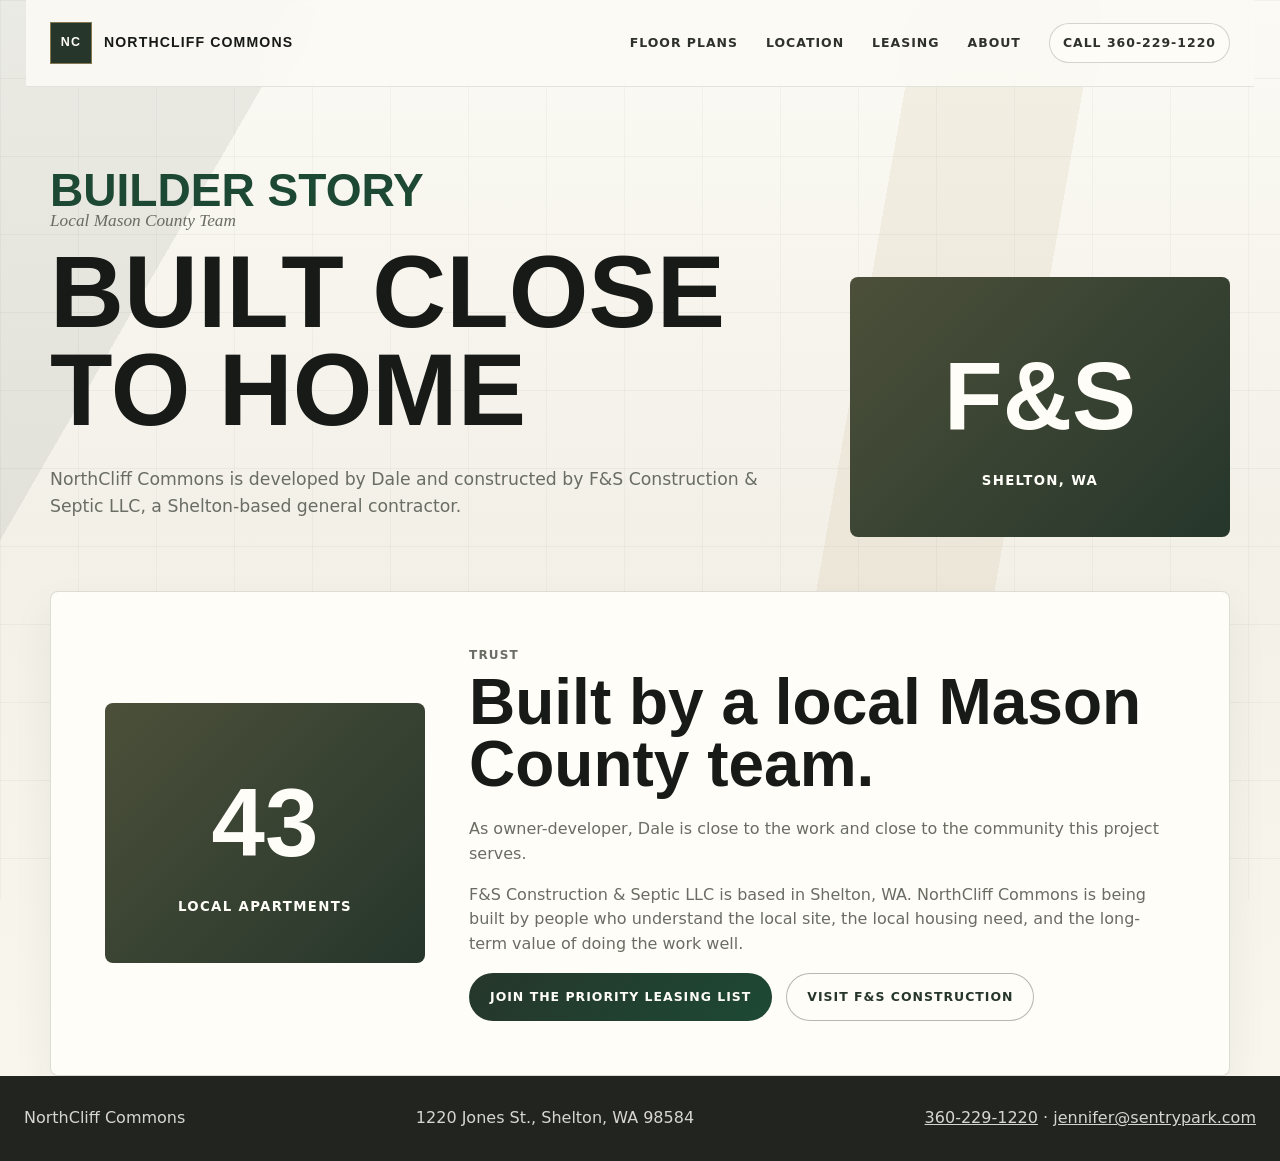
<file: about.html>
<!doctype html>
<html lang="en">
  <head>
    <meta charset="utf-8">
    <meta name="viewport" content="width=device-width, initial-scale=1">
    <title>About NorthCliff Commons | Built by F&S Construction Shelton WA</title>
    <meta name="description" content="NorthCliff Commons is developed and built by a local Mason County team with F&S Construction & Septic LLC in Shelton, WA.">
    <meta property="og:image" content="https://northcliff.vercel.app/assets/og/northcliff-og-image.jpg">
    <meta name="twitter:card" content="summary_large_image">
    <link rel="canonical" href="https://northcliff.vercel.app/about">
    <link rel="stylesheet" href="styles.css">
  </head>
  <body>
    <header class="site-header" data-header><a class="brand" href="/"><span class="brand-mark">NC</span><span>NorthCliff Commons</span></a><button class="nav-toggle" type="button" aria-label="Open navigation" aria-expanded="false" data-nav-toggle><span></span><span></span></button><nav class="nav-links" data-nav><a href="/floor-plans">Floor Plans</a><a href="/location">Location</a><a href="/leasing">Leasing</a><a href="/about" aria-current="page">About</a><a class="nav-call" href="tel:+13602291220">Call 360-229-1220</a></nav></header>
    <main>
      <section class="contact-hero section-wrap"><div><p class="opening"><span>Builder Story</span> Local Mason County Team</p><h1>Built Close to Home</h1><p>NorthCliff Commons is developed by Dale and constructed by F&amp;S Construction &amp; Septic LLC, a Shelton-based general contractor.</p></div><div class="builder-visual" aria-hidden="true"><span>F&amp;S</span><small>Shelton, WA</small></div></section>
      <section class="section-wrap builder-section"><div class="builder-visual" aria-hidden="true"><span>43</span><small>local apartments</small></div><div><p class="section-label">Trust</p><h2>Built by a local Mason County team.</h2><p>As owner-developer, Dale is close to the work and close to the community this project serves.</p><p>F&amp;S Construction &amp; Septic LLC is based in Shelton, WA. NorthCliff Commons is being built by people who understand the local site, the local housing need, and the long-term value of doing the work well.</p><div class="hero-actions"><a class="button primary" href="/leasing">Join the Priority Leasing List</a><a class="button secondary" href="https://www.fsconstructionseptic.com/">Visit F&amp;S Construction</a></div></div></section>
    </main>
    <footer class="site-footer"><p>NorthCliff Commons</p><p>1220 Jones St., Shelton, WA 98584</p><p><a href="tel:+13602291220">360-229-1220</a> · <a href="mailto:jennifer@sentrypark.com">jennifer@sentrypark.com</a></p></footer>
    <div data-analytics-config data-ga-id="" data-meta-pixel-id="" hidden></div>
    <script src="script.js"></script>
  </body>
</html>
</file>
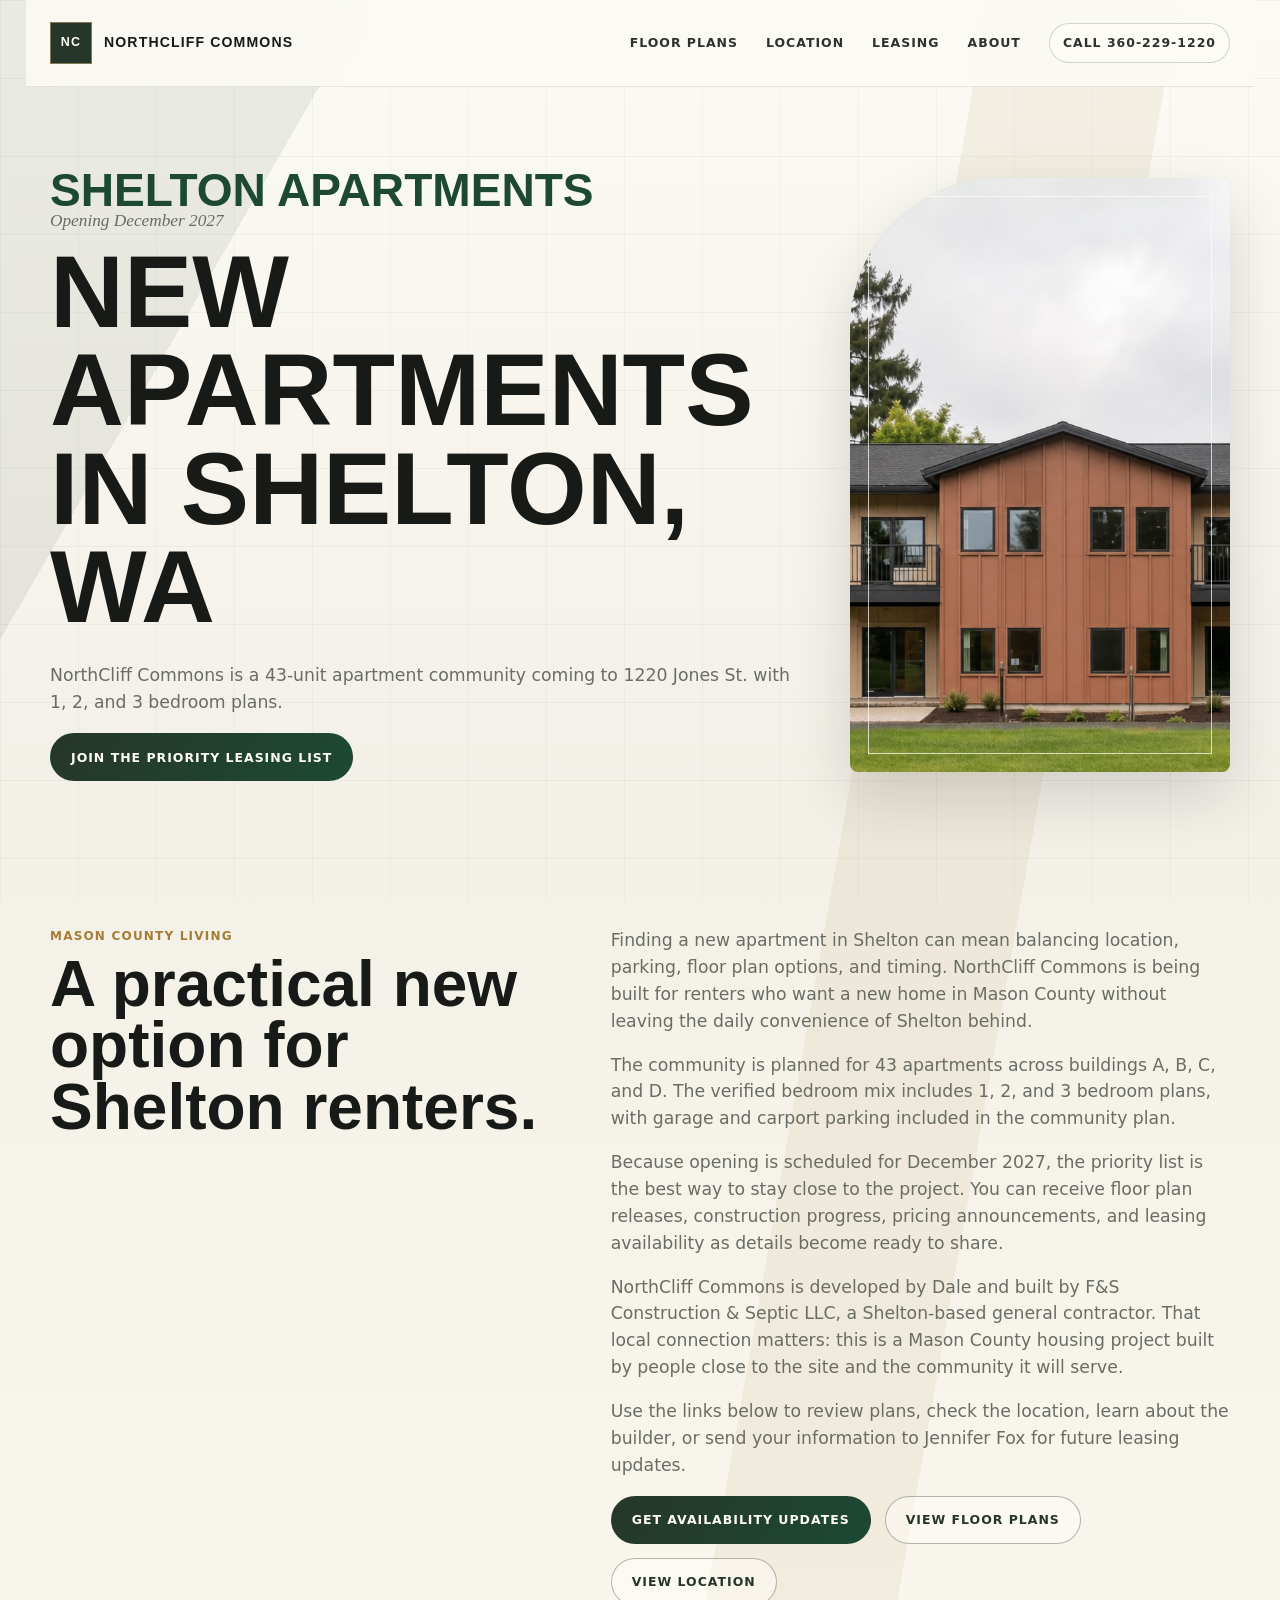
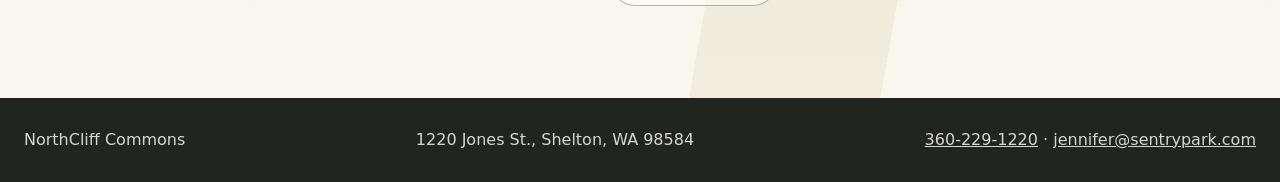
<file: apartments-shelton-wa.html>
<!doctype html>
<html lang="en">
  <head>
    <meta charset="utf-8">
    <meta name="viewport" content="width=device-width, initial-scale=1">
    <title>Apartments for Rent in Shelton, WA | NorthCliff Commons</title>
    <meta name="description" content="Looking for new apartments in Shelton, WA? NorthCliff Commons offers 43 modern 1, 2, and 3 bedroom apartments with garage parking. Opening Dec 2027.">
    <meta property="og:image" content="https://northcliff.vercel.app/assets/og/northcliff-og-image.jpg">
    <meta name="twitter:card" content="summary_large_image">
    <link rel="canonical" href="https://northcliff.vercel.app/apartments-shelton-wa">
    <link rel="stylesheet" href="styles.css">
  </head>
  <body>
    <header class="site-header" data-header><a class="brand" href="/"><span class="brand-mark">NC</span><span>NorthCliff Commons</span></a><button class="nav-toggle" type="button" aria-label="Open navigation" aria-expanded="false" data-nav-toggle><span></span><span></span></button><nav class="nav-links" data-nav><a href="/floor-plans">Floor Plans</a><a href="/location">Location</a><a href="/leasing">Leasing</a><a href="/about">About</a><a class="nav-call" href="tel:+13602291220">Call 360-229-1220</a></nav></header>
    <main>
      <section class="contact-hero section-wrap"><div><p class="opening"><span>Shelton Apartments</span> Opening December 2027</p><h1>New Apartments in Shelton, WA</h1><p>NorthCliff Commons is a 43-unit apartment community coming to 1220 Jones St. with 1, 2, and 3 bedroom plans.</p><a class="button primary" href="/leasing">Join the Priority Leasing List</a></div><figure class="hero-media"><img src="assets/northcliff-rendering-rust-beige.jpg" alt="NorthCliff Commons apartment building in Shelton WA" width="1874" height="839"></figure></section>
      <section class="section-wrap split-section"><div><p class="section-label">Mason County Living</p><h2>A practical new option for Shelton renters.</h2></div><div class="section-copy"><p>Finding a new apartment in Shelton can mean balancing location, parking, floor plan options, and timing. NorthCliff Commons is being built for renters who want a new home in Mason County without leaving the daily convenience of Shelton behind.</p><p>The community is planned for 43 apartments across buildings A, B, C, and D. The verified bedroom mix includes 1, 2, and 3 bedroom plans, with garage and carport parking included in the community plan.</p><p>Because opening is scheduled for December 2027, the priority list is the best way to stay close to the project. You can receive floor plan releases, construction progress, pricing announcements, and leasing availability as details become ready to share.</p><p>NorthCliff Commons is developed by Dale and built by F&amp;S Construction &amp; Septic LLC, a Shelton-based general contractor. That local connection matters: this is a Mason County housing project built by people close to the site and the community it will serve.</p><p>Use the links below to review plans, check the location, learn about the builder, or send your information to Jennifer Fox for future leasing updates.</p><div class="hero-actions"><a class="button primary" href="/leasing">Get Availability Updates</a><a class="button secondary" href="/floor-plans">View Floor Plans</a><a class="button secondary" href="/location">View Location</a></div></div></section>
    </main>
    <footer class="site-footer"><p>NorthCliff Commons</p><p>1220 Jones St., Shelton, WA 98584</p><p><a href="tel:+13602291220">360-229-1220</a> · <a href="mailto:jennifer@sentrypark.com">jennifer@sentrypark.com</a></p></footer>
    <div data-analytics-config data-ga-id="" data-meta-pixel-id="" hidden></div>
    <script src="script.js"></script>
  </body>
</html>
</file>
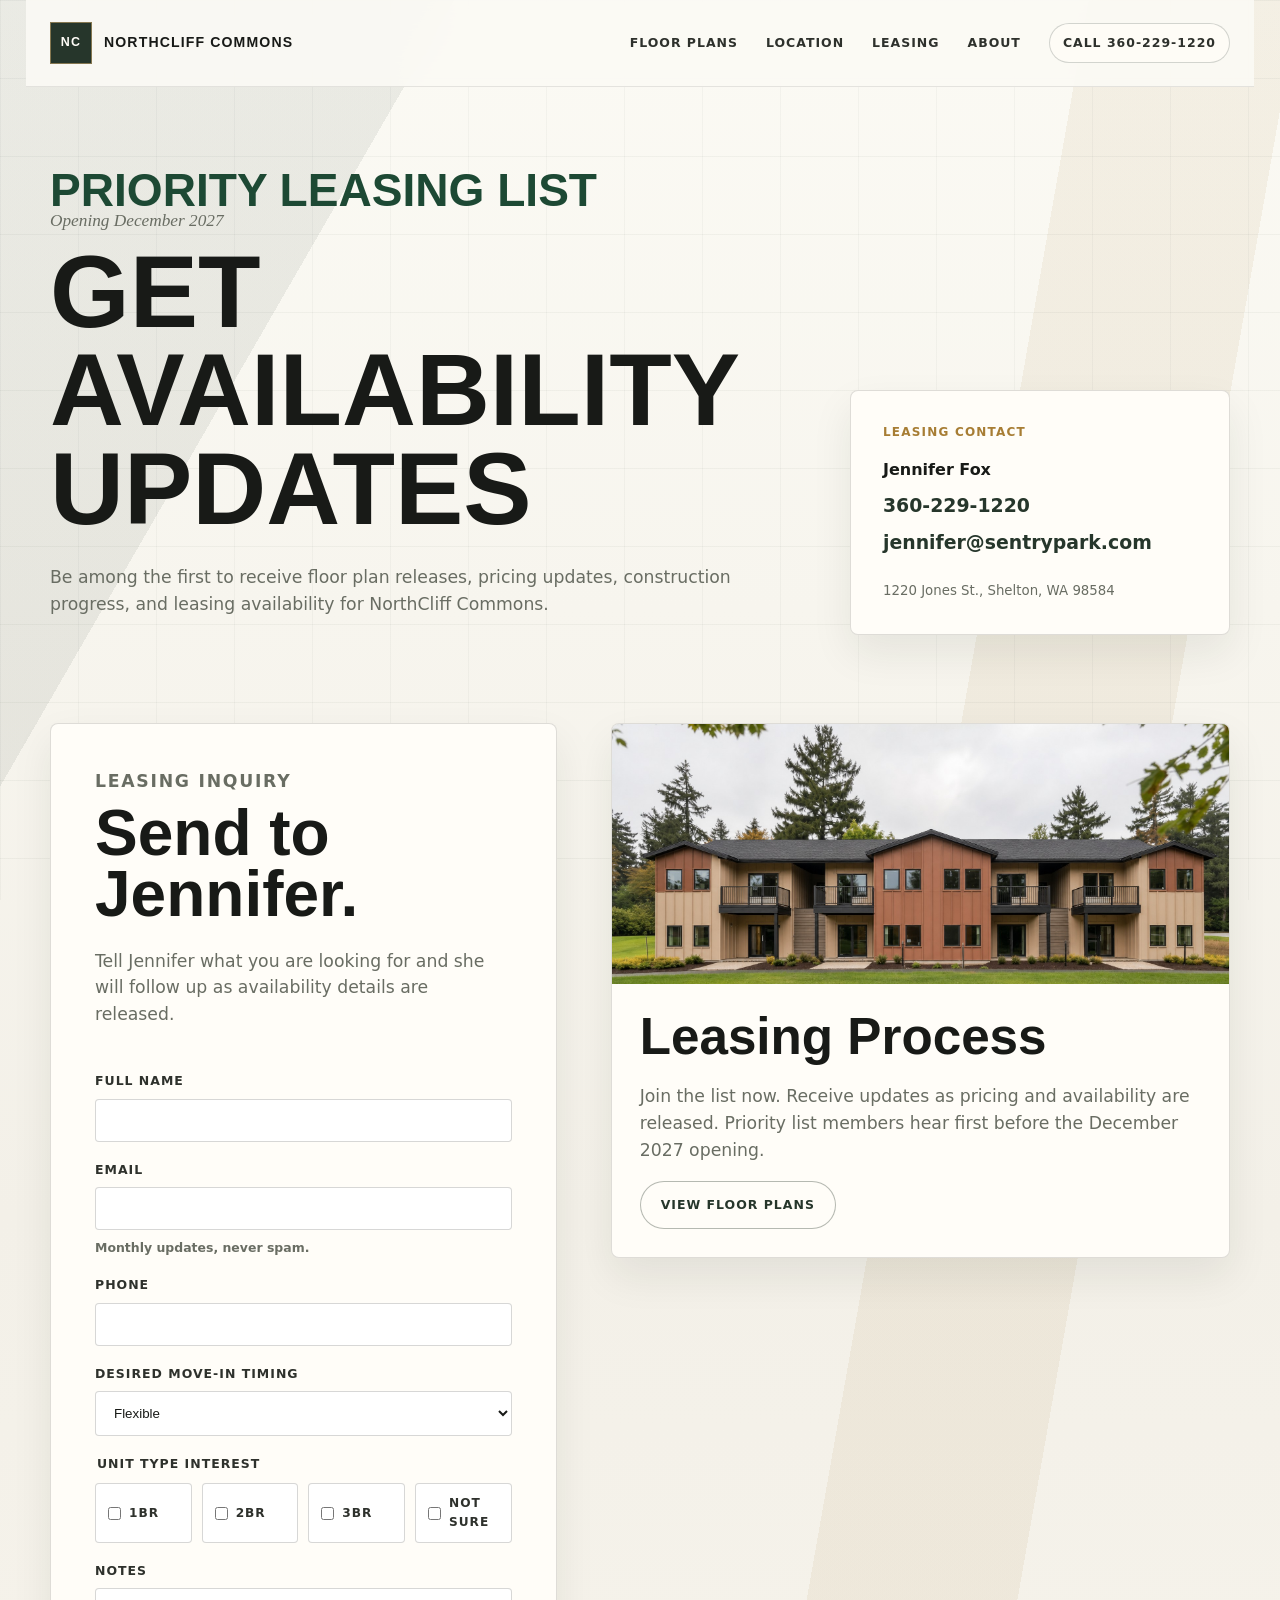
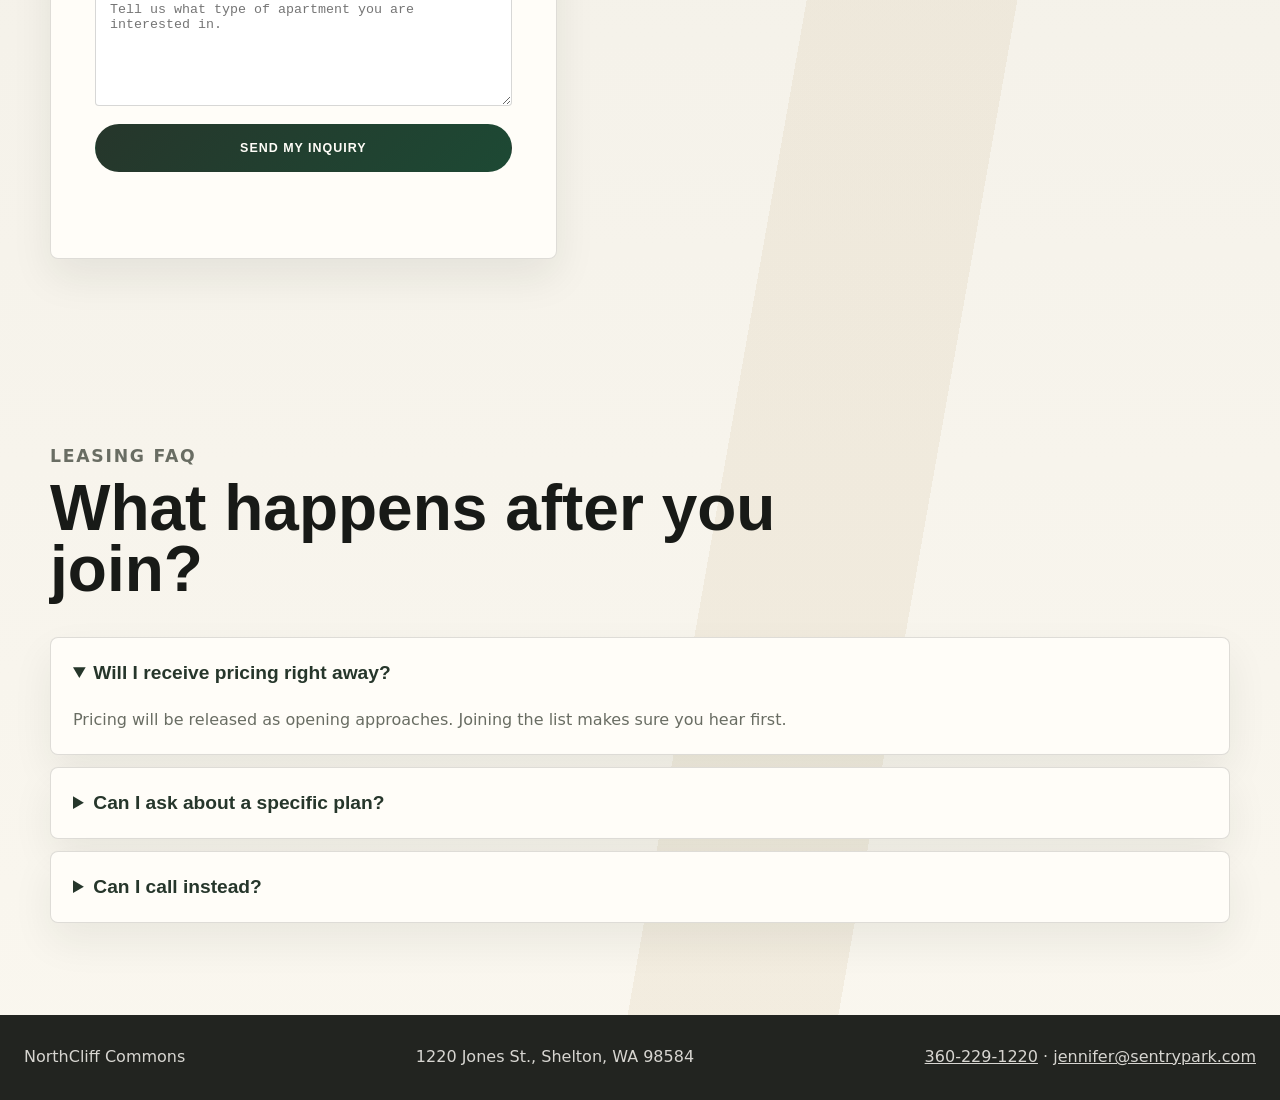
<file: leasing.html>
<!doctype html>
<html lang="en">
  <head>
    <meta charset="utf-8">
    <meta name="viewport" content="width=device-width, initial-scale=1">
    <title>Contact Leasing | NorthCliff Commons Shelton WA</title>
    <meta name="description" content="Contact Jennifer Fox for leasing at NorthCliff Commons in Shelton, WA. Call 360-229-1220 or join the priority list for availability updates.">
    <meta property="og:image" content="https://northcliff.vercel.app/assets/og/northcliff-og-image.jpg">
    <meta name="twitter:card" content="summary_large_image">
    <link rel="canonical" href="https://northcliff.vercel.app/leasing">
    <link rel="stylesheet" href="styles.css">
  </head>
  <body>
    <header class="site-header" data-header><a class="brand" href="/"><span class="brand-mark">NC</span><span>NorthCliff Commons</span></a><button class="nav-toggle" type="button" aria-label="Open navigation" aria-expanded="false" data-nav-toggle><span></span><span></span></button><nav class="nav-links" data-nav><a href="/floor-plans">Floor Plans</a><a href="/location">Location</a><a href="/leasing" aria-current="page">Leasing</a><a href="/about">About</a><a class="nav-call" href="tel:+13602291220">Call 360-229-1220</a></nav></header>
    <main>
      <section class="contact-hero section-wrap"><div><p class="opening"><span>Priority Leasing List</span> Opening December 2027</p><h1>Get Availability Updates</h1><p>Be among the first to receive floor plan releases, pricing updates, construction progress, and leasing availability for NorthCliff Commons.</p></div><address class="leasing-details"><span>Leasing Contact</span><strong>Jennifer Fox</strong><a href="tel:+13602291220">360-229-1220</a><a href="mailto:jennifer@sentrypark.com">jennifer@sentrypark.com</a><small>1220 Jones St., Shelton, WA 98584</small></address></section>
      <section class="section-wrap form-section" id="leasing-form">
        <form class="inquiry-form" action="/api/contact" method="post" data-inquiry-form>
          <div class="form-heading"><p class="section-label">Leasing Inquiry</p><h2>Send to Jennifer.</h2><p>Tell Jennifer what you are looking for and she will follow up as availability details are released.</p></div>
          <label class="honeypot-field" aria-hidden="true">Website <input name="website" type="text" tabindex="-1" autocomplete="off"></label>
          <input name="formType" type="hidden" value="inquiry">
          <label>Full name <input name="name" type="text" autocomplete="name" required></label>
          <label>Email <input name="email" type="email" autocomplete="email" required><small>Monthly updates, never spam.</small></label>
          <label>Phone <input name="phone" type="tel" inputmode="tel" autocomplete="tel" required></label>
          <label>Desired move-in timing <select name="moveInTiming"><option value="0-6 months">0-6 months</option><option value="6-12 months">6-12 months</option><option value="12+ months">12+ months</option><option value="Flexible" selected>Flexible</option></select></label>
          <fieldset class="unit-options"><legend>Unit type interest</legend><label><input name="unitType" type="checkbox" value="1BR"> 1BR</label><label><input name="unitType" type="checkbox" value="2BR"> 2BR</label><label><input name="unitType" type="checkbox" value="3BR"> 3BR</label><label><input name="unitType" type="checkbox" value="Not sure"> Not sure</label></fieldset>
          <label>Notes <textarea name="message" rows="6" placeholder="Tell us what type of apartment you are interested in."></textarea></label>
          <button class="button primary" type="submit" data-submit-button>Send My Inquiry</button>
          <p class="form-note" data-form-note aria-live="polite"></p>
        </form>
        <aside class="contact-aside"><img src="assets/northcliff-rendering-rust-beige.jpg" alt="NorthCliff Commons Shelton WA apartment exterior rendering" width="1874" height="839" loading="lazy"><h2>Leasing Process</h2><p>Join the list now. Receive updates as pricing and availability are released. Priority list members hear first before the December 2027 opening.</p><a class="button secondary" href="/floor-plans">View Floor Plans</a></aside>
      </section>
      <section class="section-wrap faq-section"><div class="section-heading"><p class="section-label">Leasing FAQ</p><h2>What happens after you join?</h2></div><div class="faq-list"><details open><summary>Will I receive pricing right away?</summary><p>Pricing will be released as opening approaches. Joining the list makes sure you hear first.</p></details><details><summary>Can I ask about a specific plan?</summary><p>Yes. Include your preferred bedroom count or plan in the notes field.</p></details><details><summary>Can I call instead?</summary><p>Yes. Call Jennifer Fox at <a href="tel:+13602291220">360-229-1220</a>.</p></details></div></section>
    </main>
    <footer class="site-footer"><p>NorthCliff Commons</p><p>1220 Jones St., Shelton, WA 98584</p><p><a href="tel:+13602291220">360-229-1220</a> · <a href="mailto:jennifer@sentrypark.com">jennifer@sentrypark.com</a></p></footer>
    <div data-analytics-config data-ga-id="" data-meta-pixel-id="" hidden></div>
    <script src="script.js"></script>
  </body>
</html>
</file>
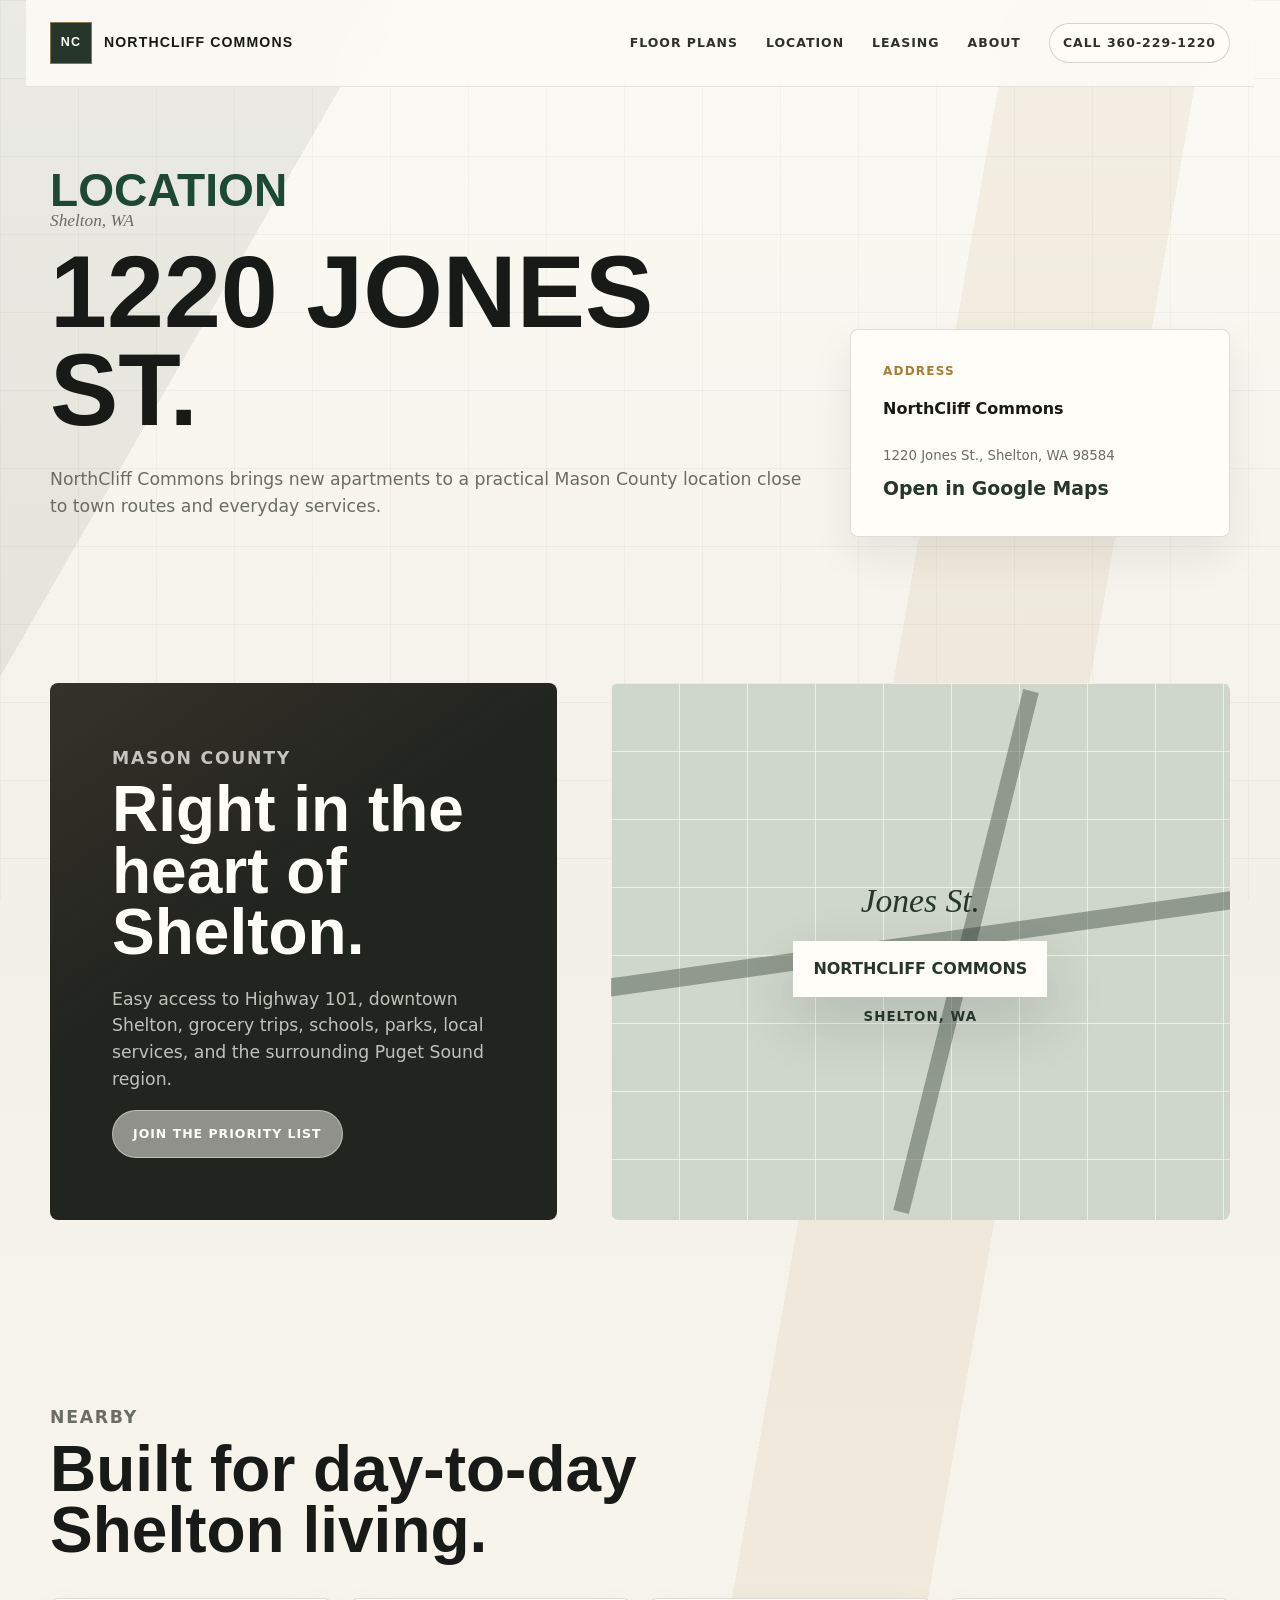
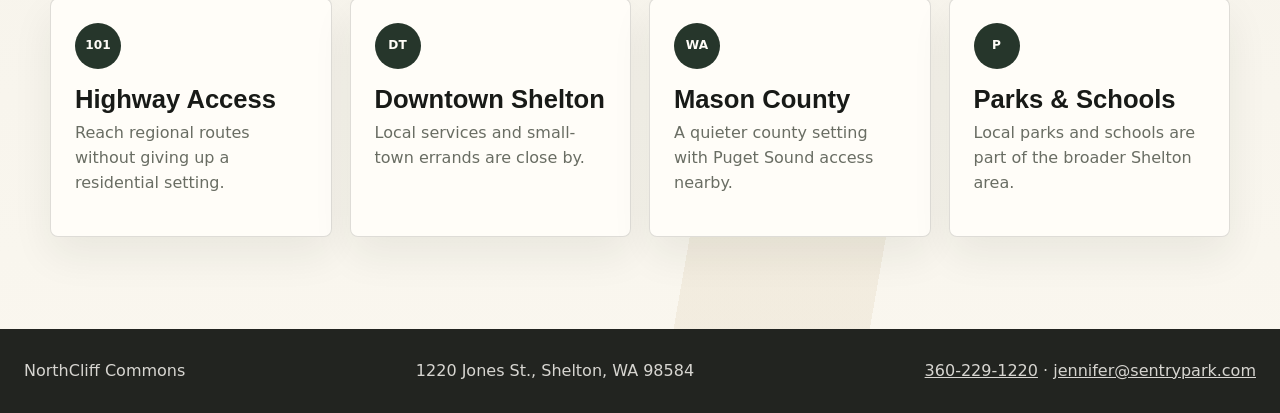
<file: location.html>
<!doctype html>
<html lang="en">
  <head>
    <meta charset="utf-8">
    <meta name="viewport" content="width=device-width, initial-scale=1">
    <title>Location | NorthCliff Commons · 1220 Jones St., Shelton WA</title>
    <meta name="description" content="NorthCliff Commons is located at 1220 Jones St. in Shelton, WA, a Mason County setting with access to local services and Highway 101.">
    <meta property="og:image" content="https://northcliff.vercel.app/assets/og/northcliff-og-image.jpg">
    <meta name="twitter:card" content="summary_large_image">
    <link rel="canonical" href="https://northcliff.vercel.app/location">
    <link rel="stylesheet" href="styles.css">
  </head>
  <body>
    <header class="site-header" data-header><a class="brand" href="/"><span class="brand-mark">NC</span><span>NorthCliff Commons</span></a><button class="nav-toggle" type="button" aria-label="Open navigation" aria-expanded="false" data-nav-toggle><span></span><span></span></button><nav class="nav-links" data-nav><a href="/floor-plans">Floor Plans</a><a href="/location" aria-current="page">Location</a><a href="/leasing">Leasing</a><a href="/about">About</a><a class="nav-call" href="tel:+13602291220">Call 360-229-1220</a></nav></header>
    <main>
      <section class="contact-hero section-wrap"><div><p class="opening"><span>Location</span> Shelton, WA</p><h1>1220 Jones St.</h1><p>NorthCliff Commons brings new apartments to a practical Mason County location close to town routes and everyday services.</p></div><address class="leasing-details"><span>Address</span><strong>NorthCliff Commons</strong><small>1220 Jones St., Shelton, WA 98584</small><a href="https://www.google.com/maps/search/?api=1&query=1220%20Jones%20St%2C%20Shelton%2C%20WA%2098584">Open in Google Maps</a></address></section>
      <section class="section-wrap location-section"><div class="location-panel"><p class="section-label">Mason County</p><h2>Right in the heart of Shelton.</h2><p>Easy access to Highway 101, downtown Shelton, grocery trips, schools, parks, local services, and the surrounding Puget Sound region.</p><a class="button secondary light" href="/leasing">Join the Priority List</a></div><div class="map-panel"><span>Jones St.</span><strong>NorthCliff Commons</strong><small>Shelton, WA</small></div></section>
      <section class="section-wrap amenities-section"><div class="section-heading"><p class="section-label">Nearby</p><h2>Built for day-to-day Shelton living.</h2></div><div class="amenity-grid"><article><span>101</span><h3>Highway Access</h3><p>Reach regional routes without giving up a residential setting.</p></article><article><span>DT</span><h3>Downtown Shelton</h3><p>Local services and small-town errands are close by.</p></article><article><span>WA</span><h3>Mason County</h3><p>A quieter county setting with Puget Sound access nearby.</p></article><article><span>P</span><h3>Parks &amp; Schools</h3><p>Local parks and schools are part of the broader Shelton area.</p></article></div></section>
    </main>
    <footer class="site-footer"><p>NorthCliff Commons</p><p>1220 Jones St., Shelton, WA 98584</p><p><a href="tel:+13602291220">360-229-1220</a> · <a href="mailto:jennifer@sentrypark.com">jennifer@sentrypark.com</a></p></footer>
    <div data-analytics-config data-ga-id="" data-meta-pixel-id="" hidden></div>
    <script src="script.js"></script>
  </body>
</html>
</file>
<file: styles.css>
:root {
  --ink: #181a17;
  --charcoal: #222420;
  --charcoal-soft: #2e312c;
  --paper: #f7f6f1;
  --white: #fffdf8;
  --stone: #d8d4c9;
  --muted: #696d63;
  --green: #4f6756;
  --green-dark: #26362b;
  --green-rich: #1d4934;
  --gold: #b99a64;
  --gold-deep: #a77d34;
  --line: rgba(34, 36, 32, 0.15);
  --shadow: 0 24px 60px rgba(31, 36, 28, 0.16);
  --radius: 8px;
  --max: 1180px;
}

* {
  box-sizing: border-box;
}

html {
  scroll-behavior: smooth;
}

body {
  margin: 0;
  background:
    linear-gradient(120deg, rgba(38, 54, 43, 0.08) 0 16%, transparent 16% 100%),
    linear-gradient(100deg, transparent 0 62%, rgba(185, 154, 100, 0.11) 62% 74%, transparent 74% 100%),
    linear-gradient(180deg, #fbfaf4 0%, #f3f0e8 45%, #faf7ef 100%);
  color: var(--ink);
  font-family: Inter, ui-sans-serif, system-ui, -apple-system, BlinkMacSystemFont, "Segoe UI", sans-serif;
  line-height: 1.55;
}

body::before {
  position: fixed;
  inset: 0;
  z-index: -1;
  background-image:
    linear-gradient(rgba(38, 54, 43, 0.045) 1px, transparent 1px),
    linear-gradient(90deg, rgba(38, 54, 43, 0.035) 1px, transparent 1px);
  background-size: 78px 78px;
  content: "";
  pointer-events: none;
}

body.intro-active {
  overflow: hidden;
}

.launch-intro {
  position: fixed;
  inset: 0;
  z-index: 100;
  display: grid;
  place-items: center;
  overflow: hidden;
  background: var(--launch-bg, linear-gradient(145deg, #ffe0a8 0%, #ffb15f 42%, #c85d3c 100%));
  color: #231d18;
  transition: opacity 480ms ease, transform 480ms ease;
}

.launch-intro::before {
  position: absolute;
  inset: 0;
  background-image:
    linear-gradient(rgba(48, 32, 20, 0.08) 1px, transparent 1px),
    linear-gradient(90deg, rgba(48, 32, 20, 0.07) 1px, transparent 1px);
  background-size: 76px 76px;
  content: "";
  animation: launchGridDrift 11s linear infinite;
}

.launch-intro.is-exiting {
  opacity: 0;
  transform: scale(1.015);
  pointer-events: none;
}

.launch-stage {
  position: relative;
  z-index: 1;
  width: min(1240px, calc(100% - 48px));
  min-height: min(760px, calc(100vh - 52px));
  border: 2px solid rgba(125, 46, 30, 0.45);
  background:
    linear-gradient(90deg, rgba(255, 245, 217, 0.5), rgba(255, 245, 217, 0.12)),
    rgba(255, 213, 145, 0.26);
  box-shadow: 0 32px 90px rgba(82, 38, 20, 0.28);
}

.launch-stage::before,
.launch-stage::after {
  position: absolute;
  z-index: 0;
  content: "";
  pointer-events: none;
}

.launch-stage::before {
  top: 10%;
  right: 15%;
  width: 190px;
  height: 190px;
  border: 38px solid rgba(219, 91, 58, 0.46);
  border-right-color: rgba(255, 245, 217, 0.52);
  border-radius: 50%;
  animation: launchSpin 10s linear infinite;
}

.launch-stage::after {
  left: 4%;
  right: 4%;
  bottom: 10%;
  height: 18px;
  background: repeating-linear-gradient(90deg, rgba(35, 29, 24, 0.64) 0 38px, transparent 38px 58px);
  transform: rotate(-3deg);
  opacity: 0.16;
}

.launch-track,
.launch-slide {
  min-height: inherit;
}

.launch-slide {
  --slide-ink: #7d2e1e;
  --slide-title: #fff8df;
  --slide-copy: #302014;
  --slide-panel: rgba(255, 213, 145, 0.26);
  --slide-border: rgba(125, 46, 30, 0.45);
  --slide-shadow: rgba(82, 38, 20, 0.28);
  --slide-ghost: rgba(125, 46, 30, 0.14);
  --slide-photo-border: rgba(255, 248, 223, 0.72);
  --slide-button-bg: #fff8df;
  --slide-button-text: #7d2e1e;
  position: absolute;
  inset: 0;
  display: grid;
  grid-template-columns: minmax(0, 0.9fr) minmax(420px, 1.1fr);
  align-items: center;
  gap: clamp(28px, 5vw, 72px);
  padding: clamp(34px, 5vw, 70px);
  opacity: 0;
  transform: translateX(72px) scale(0.985);
  pointer-events: none;
  transition: opacity 520ms ease, transform 520ms ease;
}

.launch-slide::before {
  position: absolute;
  left: clamp(28px, 4vw, 58px);
  bottom: clamp(20px, 4vw, 48px);
  z-index: 0;
  color: var(--slide-ghost);
  content: "COMING SOON";
  font-family: "Bricolage Grotesque", Inter, sans-serif;
  font-size: clamp(5.4rem, 14vw, 13rem);
  font-weight: 800;
  letter-spacing: -0.02em;
  line-height: 0.78;
  max-width: 780px;
  text-transform: uppercase;
}

.launch-slide.is-active {
  opacity: 1;
  transform: translateX(0);
  pointer-events: auto;
}

.launch-stage:has(.launch-theme-sunset.is-active) {
  --slide-ink: #7d2e1e;
  --slide-title: #fff8df;
  --slide-copy: #302014;
  --slide-shadow: rgba(82, 38, 20, 0.28);
  --slide-ghost: rgba(125, 46, 30, 0.14);
  --slide-photo-border: rgba(255, 248, 223, 0.72);
}

.launch-intro[data-theme="launch-theme-sunset"] {
  --launch-bg: linear-gradient(145deg, #ffe0a8 0%, #ffb15f 42%, #c85d3c 100%);
}

.launch-stage:has(.launch-theme-forest.is-active) {
  --slide-ink: #1f3d2b;
  --slide-title: #f6f1df;
  --slide-copy: #132018;
  --slide-shadow: rgba(19, 32, 24, 0.3);
  --slide-ghost: rgba(31, 61, 43, 0.15);
  --slide-photo-border: rgba(246, 241, 223, 0.74);
  --slide-button-bg: #f6f1df;
  --slide-button-text: #1f3d2b;
}

.launch-intro[data-theme="launch-theme-forest"] {
  --launch-bg: linear-gradient(145deg, #d9e3d5 0%, #78916d 46%, #253b2c 100%);
}

.launch-stage:has(.launch-theme-harbor.is-active) {
  --slide-ink: #244f5b;
  --slide-title: #f5fbf8;
  --slide-copy: #163038;
  --slide-shadow: rgba(22, 48, 56, 0.28);
  --slide-ghost: rgba(36, 79, 91, 0.16);
  --slide-photo-border: rgba(245, 251, 248, 0.78);
  --slide-button-bg: #f5fbf8;
  --slide-button-text: #244f5b;
}

.launch-intro[data-theme="launch-theme-harbor"] {
  --launch-bg: linear-gradient(145deg, #d7edf0 0%, #6da1a8 48%, #233f49 100%);
}

.launch-stage:has(.launch-theme-gold.is-active) {
  --slide-ink: #6f4d20;
  --slide-title: #fff9e8;
  --slide-copy: #2d2315;
  --slide-shadow: rgba(45, 35, 21, 0.26);
  --slide-ghost: rgba(111, 77, 32, 0.16);
  --slide-photo-border: rgba(255, 249, 232, 0.78);
  --slide-button-bg: #fff9e8;
  --slide-button-text: #6f4d20;
}

.launch-intro[data-theme="launch-theme-gold"] {
  --launch-bg: linear-gradient(145deg, #f8e7b9 0%, #cda35b 47%, #77521f 100%);
}

.launch-number {
  position: absolute;
  top: clamp(24px, 4vw, 44px);
  left: clamp(24px, 4vw, 44px);
  color: color-mix(in srgb, var(--slide-ink) 52%, transparent);
  font-family: "Bricolage Grotesque", Inter, sans-serif;
  font-size: clamp(4.2rem, 10vw, 9.2rem);
  font-weight: 800;
  line-height: 0.8;
  text-shadow: 8px 8px 0 rgba(255, 245, 217, 0.26);
}

.launch-copy {
  position: relative;
  z-index: 1;
  padding-top: 104px;
}

.launch-copy p {
  margin-bottom: 10px;
  color: var(--slide-ink);
  font-family: "Bricolage Grotesque", Inter, sans-serif;
  font-size: clamp(1.1rem, 2vw, 1.7rem);
  font-weight: 800;
  letter-spacing: 0.08em;
  text-transform: uppercase;
}

.launch-copy h2 {
  max-width: 620px;
  margin-bottom: 22px;
  color: var(--slide-title);
  font-size: clamp(4rem, 8vw, 8.5rem);
  line-height: 0.82;
  text-shadow:
    7px 7px 0 color-mix(in srgb, var(--slide-ink) 58%, transparent),
    0 22px 45px color-mix(in srgb, var(--slide-ink) 24%, transparent);
}

.launch-copy span {
  display: block;
  max-width: 520px;
  color: var(--slide-copy);
  font-size: clamp(1.05rem, 1.45vw, 1.32rem);
  font-weight: 750;
}

.launch-slide figure {
  position: relative;
  overflow: hidden;
  margin: 0;
  border: 12px solid var(--slide-photo-border);
  border-radius: 160px 8px 8px 8px;
  background: rgba(255, 248, 223, 0.52);
  box-shadow: 20px 26px 0 color-mix(in srgb, var(--slide-ink) 32%, transparent), 0 34px 82px var(--slide-shadow);
}

.launch-slide figure::after {
  position: absolute;
  inset: 18px;
  border: 1px solid rgba(125, 46, 30, 0.25);
  content: "";
}

.launch-slide figure img {
  width: 100%;
  height: min(56vh, 510px);
  object-fit: cover;
}

.launch-slide:nth-child(3) figure {
  border-radius: 8px;
  background: #fff8df;
}

.launch-slide:nth-child(3) figure img {
  object-fit: contain;
  padding: 18px;
  background: #fff8df;
}

.launch-map-card {
  display: grid;
  min-height: min(52vh, 500px);
  place-content: center;
  background:
    linear-gradient(90deg, rgba(125,46,30,0.16) 1px, transparent 1px) 0 0 / 70px 70px,
    linear-gradient(rgba(125,46,30,0.16) 1px, transparent 1px) 0 0 / 70px 70px,
    color-mix(in srgb, var(--slide-title) 78%, white);
  text-align: center;
}

.launch-map-card::before,
.launch-map-card::after {
  position: absolute;
  background: rgba(125, 46, 30, 0.24);
  content: "";
}

.launch-map-card::before {
  top: 46%;
  left: -12%;
  width: 124%;
  height: 22px;
  transform: rotate(-8deg);
}

.launch-map-card::after {
  top: -10%;
  left: 57%;
  width: 18px;
  height: 120%;
  transform: rotate(14deg);
}

.launch-map-card strong,
.launch-map-card small {
  position: relative;
  z-index: 1;
}

.launch-map-card strong {
  color: var(--slide-ink);
  font-family: "Playfair Display", Georgia, serif;
  font-size: clamp(2.4rem, 5vw, 4.4rem);
  font-style: italic;
}

.launch-map-card small {
  justify-self: center;
  margin-top: 18px;
  padding: 16px 22px;
  background: var(--slide-ink);
  color: var(--slide-title);
  font-weight: 900;
  letter-spacing: 0.08em;
  text-transform: uppercase;
}

.launch-contact-card {
  display: grid;
  gap: 12px;
  align-self: center;
  max-width: 480px;
  border: 2px solid color-mix(in srgb, var(--slide-ink) 38%, transparent);
  border-radius: var(--radius);
  padding: clamp(28px, 4vw, 52px);
  background: var(--slide-title);
  box-shadow: 20px 22px 0 color-mix(in srgb, var(--slide-ink) 28%, transparent), 0 34px 82px var(--slide-shadow);
}

.launch-contact-card span {
  color: var(--slide-ink);
  font-size: 0.8rem;
  font-weight: 900;
  letter-spacing: 0.1em;
  text-transform: uppercase;
}

.launch-contact-card strong {
  font-family: "Bricolage Grotesque", Inter, sans-serif;
  font-size: clamp(2.2rem, 4vw, 4.4rem);
  line-height: 0.95;
  color: var(--slide-ink);
}

.launch-contact-card a {
  color: var(--slide-copy);
  font-size: clamp(1.1rem, 2vw, 1.5rem);
  font-weight: 800;
  text-decoration: none;
}

.launch-controls,
.launch-footer {
  position: absolute;
  z-index: 2;
  display: flex;
  align-items: center;
}

.launch-controls {
  right: clamp(26px, 4vw, 54px);
  bottom: clamp(26px, 4vw, 48px);
  gap: 14px;
}

.launch-controls button,
.launch-enter {
  border: 1px solid color-mix(in srgb, var(--slide-ink) 42%, transparent);
  border-radius: 999px;
  padding: 12px 18px;
  background: var(--slide-button-bg);
  color: var(--slide-button-text);
  font: 900 0.75rem/1 Inter, sans-serif;
  letter-spacing: 0.08em;
  text-transform: uppercase;
  cursor: pointer;
  transition: transform 180ms ease, opacity 180ms ease;
}

.launch-controls button:hover,
.launch-controls button:focus-visible,
.launch-enter:hover,
.launch-enter:focus-visible {
  transform: translateY(-2px);
}

.launch-progress {
  width: min(22vw, 230px);
  height: 2px;
  overflow: hidden;
  background: color-mix(in srgb, var(--slide-ink) 22%, transparent);
}

.launch-progress span {
  display: block;
  width: 100%;
  height: 100%;
  background: var(--slide-ink);
  transform: scaleX(0);
  transform-origin: left center;
}

.launch-progress span.is-running {
  animation: introProgress 4s linear both;
}

.launch-footer {
  left: clamp(26px, 4vw, 54px);
  right: clamp(26px, 4vw, 54px);
  top: clamp(72px, 8vw, 104px);
  justify-content: space-between;
  pointer-events: none;
}

.launch-footer span {
  color: var(--slide-ink);
  font-weight: 900;
  letter-spacing: 0.1em;
}

.launch-enter {
  pointer-events: auto;
}

.launch-brandline {
  position: absolute;
  top: 28px;
  right: 28px;
  z-index: 3;
  display: grid;
  justify-items: end;
  gap: 4px;
  color: var(--slide-ink, #7d2e1e);
  font-family: "Bricolage Grotesque", Inter, sans-serif;
  font-weight: 900;
  letter-spacing: 0.12em;
  text-transform: uppercase;
  pointer-events: none;
}

.launch-brandline small {
  color: color-mix(in srgb, var(--slide-ink, #7d2e1e) 62%, transparent);
  font-size: 0.66rem;
  letter-spacing: 0.34em;
}

@keyframes launchGridDrift {
  from {
    background-position: 0 0, 0 0;
  }
  to {
    background-position: 76px 76px, 76px 76px;
  }
}

@keyframes launchSpin {
  to {
    transform: rotate(360deg);
  }
}

@keyframes introProgress {
  from {
    transform: scaleX(0);
  }
  to {
    transform: scaleX(1);
  }
}

img {
  display: block;
  max-width: 100%;
}

a {
  color: inherit;
}

.site-header {
  position: sticky;
  top: 0;
  z-index: 20;
  display: flex;
  align-items: center;
  justify-content: space-between;
  gap: 24px;
  max-width: calc(var(--max) + 48px);
  margin: 0 auto;
  padding: 22px 24px;
  background: rgba(251, 250, 244, 0.9);
  border-bottom: 1px solid rgba(34, 36, 32, 0.1);
  backdrop-filter: blur(18px);
}

.brand,
.nav-links {
  display: flex;
  align-items: center;
}

.brand {
  gap: 12px;
  text-decoration: none;
  text-transform: uppercase;
  font-size: 0.88rem;
  font-family: "Bricolage Grotesque", Inter, sans-serif;
  font-weight: 800;
  letter-spacing: 0.08em;
}

.brand-mark {
  display: grid;
  place-items: center;
  width: 42px;
  height: 42px;
  border: 1px solid rgba(185, 154, 100, 0.65);
  background: var(--green-dark);
  color: var(--white);
  font-size: 0.78rem;
}

.nav-links {
  gap: 28px;
  color: var(--charcoal-soft);
  font-size: 0.78rem;
  font-weight: 750;
  letter-spacing: 0.08em;
  text-transform: uppercase;
}

.nav-links a {
  text-decoration: none;
}

.nav-links a:hover,
.nav-links a:focus-visible {
  color: var(--green);
}

.nav-toggle {
  display: none;
}

.section-wrap {
  width: min(var(--max), calc(100% - 40px));
  margin: 0 auto;
}

.hero {
  position: relative;
  display: grid;
  grid-template-columns: minmax(0, 1.08fr) minmax(380px, 0.92fr);
  align-items: end;
  gap: 36px;
  min-height: calc(100vh - 88px);
  padding: 46px 0 46px;
}

.hero::before {
  position: absolute;
  right: -8vw;
  bottom: 8%;
  z-index: -1;
  width: min(58vw, 720px);
  height: 62%;
  border: 1px solid rgba(185, 154, 100, 0.25);
  background:
    linear-gradient(135deg, rgba(255, 253, 248, 0.72), rgba(216, 212, 201, 0.28)),
    repeating-linear-gradient(90deg, transparent 0 28px, rgba(38, 54, 43, 0.06) 28px 29px);
  content: "";
}

.opening {
  margin: 0 0 14px;
  color: var(--gold-deep);
  font-family: "Playfair Display", Georgia, "Times New Roman", serif;
  font-size: clamp(2rem, 4.4vw, 4.4rem);
  font-style: italic;
  line-height: 0.95;
}

.opening span {
  display: block;
  color: var(--green-rich);
  font-family: "Bricolage Grotesque", Inter, sans-serif;
  font-size: clamp(1.65rem, 3.6vw, 3.65rem);
  font-style: normal;
  font-weight: 800;
  letter-spacing: 0;
  text-transform: uppercase;
}

h1,
h2,
h3,
p {
  margin-top: 0;
}

h1,
h2,
h3 {
  font-family: "Bricolage Grotesque", Inter, sans-serif;
  line-height: 0.96;
  letter-spacing: 0;
}

h1 {
  max-width: 760px;
  margin-bottom: 26px;
  font-size: clamp(3.8rem, 8vw, 7.1rem);
  font-weight: 900;
  text-transform: uppercase;
}

.hero h1 span {
  display: block;
}

.hero h1 {
  color: var(--green-dark);
  font-size: clamp(4.6rem, 8.2vw, 8rem);
  line-height: 0.82;
  text-shadow: 0 18px 42px rgba(31, 36, 28, 0.1);
}

h2 {
  margin-bottom: 22px;
  font-size: clamp(2.4rem, 5vw, 5.3rem);
  font-weight: 880;
}

h3 {
  margin-bottom: 10px;
  font-size: clamp(1.25rem, 2vw, 1.75rem);
}

.hero-text {
  max-width: 640px;
  margin-bottom: 24px;
  color: var(--muted);
  font-size: clamp(1.12rem, 1.62vw, 1.48rem);
}

.hero-actions,
.feature-list {
  display: flex;
  flex-wrap: wrap;
  gap: 14px;
}

.hero-facts {
  display: flex;
  flex-wrap: wrap;
  gap: 10px;
  max-width: 640px;
  margin-bottom: 28px;
}

.hero-facts span {
  border: 1px solid rgba(38, 54, 43, 0.18);
  border-radius: 999px;
  padding: 9px 13px;
  background: rgba(255, 253, 248, 0.74);
  color: var(--green-dark);
  font-size: 0.76rem;
  font-weight: 900;
  letter-spacing: 0.08em;
  text-transform: uppercase;
  box-shadow: 0 12px 30px rgba(31, 36, 28, 0.06);
}

.button {
  display: inline-flex;
  min-height: 48px;
  align-items: center;
  justify-content: center;
  border: 1px solid transparent;
  padding: 13px 20px;
  border-radius: 999px;
  font-size: 0.78rem;
  font-weight: 850;
  letter-spacing: 0.08em;
  text-decoration: none;
  text-transform: uppercase;
  transition: transform 180ms ease, opacity 180ms ease;
}

.button:hover,
.button:focus-visible {
  transform: translateY(-2px);
}

.primary {
  background: linear-gradient(135deg, var(--green-dark), var(--green-rich));
  color: var(--white);
}

.secondary {
  border-color: rgba(38, 54, 43, 0.34);
  background: rgba(255, 253, 248, 0.5);
  color: var(--green-dark);
}

.secondary.light {
  border-color: rgba(255, 253, 248, 0.42);
  color: var(--white);
}

.hero-media {
  position: relative;
  margin: 0;
  overflow: hidden;
  border-radius: 150px 8px 8px 8px;
  background: var(--stone);
  box-shadow: var(--shadow);
  align-self: center;
}

.hero-media::before {
  position: absolute;
  inset: 18px;
  z-index: 1;
  border: 1px solid rgba(255, 253, 248, 0.72);
  content: "";
  pointer-events: none;
}

.hero-media img {
  width: 100%;
  height: min(66vh, 620px);
  min-height: 420px;
  object-fit: cover;
}

.intro-band {
  display: grid;
  grid-template-columns: repeat(3, 1fr);
  width: min(var(--max), calc(100% - 40px));
  margin: 0 auto 78px;
  border: 1px solid rgba(185, 154, 100, 0.22);
  background: rgba(255, 253, 248, 0.7);
  box-shadow: 0 18px 46px rgba(31, 36, 28, 0.07);
}

.intro-band div {
  padding: 26px 28px;
  border-right: 1px solid var(--line);
}

.intro-band div:last-child {
  border-right: 0;
}

.intro-band span,
.section-label,
.contact-card p,
.leasing-details span {
  display: block;
  margin-bottom: 8px;
  color: var(--gold-deep);
  font-size: 0.75rem;
  font-weight: 850;
  letter-spacing: 0.1em;
  text-transform: uppercase;
}

.intro-band strong {
  font-size: clamp(1.2rem, 2vw, 1.85rem);
}

.split-section,
.location-section,
.contact-callout,
.form-section {
  display: grid;
  grid-template-columns: minmax(0, 0.9fr) minmax(0, 1.1fr);
  gap: 54px;
  padding: 92px 0;
}

.section-copy p,
.section-heading p,
.location-panel p,
.contact-hero p,
.contact-aside p,
.form-heading p {
  color: var(--muted);
  font-size: 1.08rem;
}

.feature-list {
  margin-top: 30px;
}

.feature-list span {
  border-bottom: 1px solid var(--line);
  padding: 0 0 10px;
  color: var(--charcoal-soft);
  font-weight: 760;
}

.image-break {
  overflow: hidden;
  width: min(var(--max), calc(100% - 40px));
  margin: 0 auto;
  border-radius: var(--radius);
  box-shadow: var(--shadow);
}

.image-break img {
  width: 100%;
  height: clamp(260px, 48vw, 620px);
  object-fit: cover;
}

.plans-section {
  position: relative;
  padding: 104px 0;
}

.plans-section::before {
  position: absolute;
  inset: 36px calc(50% - 50vw);
  z-index: -1;
  background:
    linear-gradient(90deg, rgba(38, 54, 43, 0.08), transparent 32%, rgba(185, 154, 100, 0.1)),
    #efeadd;
  content: "";
}

.section-heading {
  max-width: 820px;
  margin-bottom: 36px;
}

.plans-grid {
  display: grid;
  grid-template-columns: repeat(3, minmax(0, 1fr));
  gap: 18px;
}

.plan-card {
  overflow: hidden;
  border: 1px solid rgba(38, 54, 43, 0.18);
  border-radius: var(--radius);
  background: var(--white);
  box-shadow: 0 18px 42px rgba(31, 36, 28, 0.1);
}

.plan-card img {
  width: 100%;
  height: 315px;
  object-fit: contain;
  object-position: center top;
  background: #fbfaf6;
  border-bottom: 1px solid var(--line);
}

.featured-plan img {
  object-position: center center;
}

.plan-card-copy {
  padding: 22px;
}

.plan-card-copy p {
  color: var(--muted);
}

.plan-specs {
  display: flex;
  flex-wrap: wrap;
  gap: 8px;
  margin: 16px 0 18px;
}

.plan-specs span {
  border: 1px solid rgba(38, 54, 43, 0.16);
  border-radius: 999px;
  padding: 6px 10px;
  background: var(--green-dark);
  color: var(--white);
  font-size: 0.72rem;
  font-weight: 800;
  letter-spacing: 0.04em;
  text-transform: uppercase;
}

.plan-card-copy a {
  color: var(--green-dark);
  font-size: 0.8rem;
  font-weight: 850;
  letter-spacing: 0.08em;
  text-transform: uppercase;
}

.location-section {
  align-items: stretch;
}

.location-panel,
.map-panel {
  min-height: 430px;
  border-radius: var(--radius);
}

.location-panel {
  display: flex;
  flex-direction: column;
  align-items: flex-start;
  justify-content: center;
  padding: clamp(32px, 5vw, 62px);
  background:
    linear-gradient(145deg, rgba(185, 154, 100, 0.12), transparent 42%),
    var(--charcoal);
  color: var(--white);
}

.location-panel p {
  color: rgba(255, 253, 248, 0.72);
}

.map-panel {
  position: relative;
  display: grid;
  place-content: center;
  overflow: hidden;
  background:
    linear-gradient(90deg, rgba(255,255,255,0.58) 1px, transparent 1px) 0 0 / 68px 68px,
    linear-gradient(rgba(255,255,255,0.58) 1px, transparent 1px) 0 0 / 68px 68px,
    #cfd6ca;
  color: var(--green-dark);
  text-align: center;
}

.map-panel::before,
.map-panel::after {
  position: absolute;
  background: rgba(38, 54, 43, 0.38);
  content: "";
}

.map-panel::before {
  top: 47%;
  left: -8%;
  width: 116%;
  height: 18px;
  transform: rotate(-8deg);
}

.map-panel::after {
  top: 0;
  left: 56%;
  width: 16px;
  height: 100%;
  transform: rotate(14deg);
}

.map-panel span,
.map-panel strong,
.map-panel small {
  position: relative;
  z-index: 1;
}

.map-panel span {
  font-family: Georgia, "Times New Roman", serif;
  font-size: 2.1rem;
  font-style: italic;
}

.map-panel strong {
  margin-top: 14px;
  padding: 16px 20px;
  background: var(--white);
  box-shadow: var(--shadow);
  text-transform: uppercase;
}

.map-panel small {
  margin-top: 10px;
  font-weight: 800;
  letter-spacing: 0.08em;
  text-transform: uppercase;
}

.contact-callout {
  align-items: center;
  padding-bottom: 112px;
}

.contact-card,
.leasing-details,
.inquiry-form,
.contact-aside {
  border: 1px solid var(--line);
  border-radius: var(--radius);
  background: var(--white);
  box-shadow: 0 18px 42px rgba(31, 36, 28, 0.08);
}

.contact-card {
  display: grid;
  gap: 8px;
  padding: clamp(28px, 4vw, 44px);
}

.contact-card a:not(.button),
.leasing-details a {
  color: var(--green-dark);
  font-size: 1.18rem;
  font-weight: 800;
  text-decoration: none;
}

.contact-card .button {
  width: fit-content;
  margin-top: 18px;
}

.site-footer {
  display: flex;
  flex-wrap: wrap;
  justify-content: space-between;
  gap: 16px;
  padding: 30px 24px;
  background: var(--charcoal);
  color: rgba(255, 253, 248, 0.82);
}

.site-footer p {
  margin: 0;
}

.contact-hero {
  display: grid;
  grid-template-columns: minmax(0, 1fr) 380px;
  gap: 46px;
  align-items: end;
  padding: 82px 0 54px;
}

.contact-hero h1 {
  font-size: clamp(3.4rem, 8vw, 7.4rem);
}

.leasing-details {
  display: grid;
  gap: 8px;
  padding: 32px;
  font-style: normal;
}

.leasing-details small {
  margin-top: 16px;
  color: var(--muted);
}

.form-section {
  align-items: start;
  padding-top: 34px;
}

.inquiry-form {
  display: grid;
  gap: 18px;
  padding: clamp(28px, 4vw, 44px);
}

.form-heading {
  margin-bottom: 8px;
}

.form-heading h2 {
  font-size: clamp(2.2rem, 5vw, 4rem);
}

label {
  display: grid;
  gap: 8px;
  color: var(--charcoal-soft);
  font-size: 0.78rem;
  font-weight: 850;
  letter-spacing: 0.08em;
  text-transform: uppercase;
}

.honeypot-field {
  position: absolute;
  left: -100vw;
  width: 1px;
  height: 1px;
  overflow: hidden;
}

fieldset {
  min-width: 0;
  margin: 0;
  border: 0;
  padding: 0;
}

legend {
  margin-bottom: 10px;
  color: var(--charcoal-soft);
  font-size: 0.78rem;
  font-weight: 850;
  letter-spacing: 0.08em;
  text-transform: uppercase;
}

.unit-options {
  display: grid;
  grid-template-columns: repeat(4, minmax(0, 1fr));
  gap: 10px;
}

.unit-options label {
  display: flex;
  min-height: 46px;
  align-items: center;
  gap: 8px;
  border: 1px solid rgba(34, 36, 32, 0.18);
  border-radius: 4px;
  padding: 10px 12px;
  background: #fff;
  font-size: 0.76rem;
}

.unit-options input {
  width: auto;
  margin: 0;
}

input,
select,
textarea {
  width: 100%;
  border: 1px solid rgba(34, 36, 32, 0.18);
  border-radius: 4px;
  padding: 13px 14px;
  background: #fff;
  color: var(--ink);
  font: 500 1rem/1.4 inherit;
  text-transform: none;
}

textarea {
  resize: vertical;
}

input:focus,
select:focus,
textarea:focus,
.button:focus-visible,
.nav-toggle:focus-visible {
  outline: 3px solid rgba(185, 154, 100, 0.35);
  outline-offset: 2px;
}

.form-note {
  min-height: 24px;
  margin: 0;
  color: var(--muted);
}

.form-note.is-success {
  color: var(--green-rich);
  font-weight: 760;
}

.form-note.is-error {
  color: #9f3529;
  font-weight: 760;
}

.form-fallback {
  margin: -4px 0 0;
  color: var(--muted);
  font-size: 0.95rem;
}

.form-fallback a {
  color: var(--green-dark);
  font-weight: 800;
}

.button:disabled {
  cursor: wait;
  opacity: 0.68;
  transform: none;
}

.contact-aside {
  overflow: hidden;
}

.contact-aside img {
  width: 100%;
  height: 260px;
  object-fit: cover;
}

.contact-aside h2,
.contact-aside p,
.contact-aside a {
  margin-left: 28px;
  margin-right: 28px;
}

.contact-aside h2 {
  margin-top: 28px;
  font-size: clamp(2rem, 4vw, 3.4rem);
}

.contact-aside .button {
  margin-bottom: 28px;
}

@media (max-width: 940px) {
  .launch-slide {
    grid-template-columns: 1fr;
    align-content: center;
  }

  .launch-copy {
    padding-top: 58px;
  }

  .launch-slide figure img {
    height: 300px;
  }

  .launch-controls {
    display: none;
  }

  .hero,
  .split-section,
  .location-section,
  .contact-callout,
  .contact-hero,
  .form-section {
    grid-template-columns: 1fr;
  }

  .hero {
    min-height: 0;
    padding-top: 46px;
  }

  .hero::before {
    right: -20px;
    width: 82vw;
    height: 48%;
  }

  .hero-media {
    border-radius: 72px 8px 8px 8px;
  }

  .plans-grid {
    grid-template-columns: repeat(2, minmax(0, 1fr));
  }
}

@media (max-width: 720px) {
  .launch-stage {
    width: calc(100% - 24px);
    min-height: calc(100vh - 24px);
  }

  .launch-slide {
    padding: 24px;
  }

  .launch-number {
    top: 24px;
    left: 24px;
  }

  .launch-copy h2 {
    font-size: clamp(3.1rem, 17vw, 4.8rem);
  }

  .launch-slide figure {
    border-radius: 72px 8px 8px 8px;
  }

  .launch-slide:nth-child(3) figure {
    display: none;
  }

  .launch-footer {
    left: 24px;
    right: 24px;
    top: 88px;
  }

  .site-header {
    width: 100%;
    padding: 16px 20px;
  }

  .brand {
    font-size: 0.75rem;
  }

  .nav-toggle {
    display: inline-grid;
    width: 42px;
    height: 42px;
    place-content: center;
    gap: 6px;
    border: 1px solid var(--line);
    border-radius: 999px;
    background: transparent;
  }

  .nav-toggle span {
    display: block;
    width: 18px;
    height: 2px;
    background: var(--ink);
  }

  .nav-links {
    position: absolute;
    top: 75px;
    left: 20px;
    right: 20px;
    display: none;
    flex-direction: column;
    align-items: flex-start;
    gap: 18px;
    padding: 22px;
    border: 1px solid var(--line);
    border-radius: var(--radius);
    background: var(--white);
    box-shadow: var(--shadow);
  }

  .nav-links.is-open {
    display: flex;
  }

  .section-wrap,
  .intro-band,
  .image-break {
    width: min(100% - 28px, var(--max));
  }

  h1 {
    font-size: clamp(3rem, 16vw, 5.2rem);
  }

  h2 {
    font-size: clamp(2.1rem, 10vw, 3.8rem);
  }

  .hero-media img {
    height: 360px;
    min-height: 0;
  }

  .intro-band,
  .plans-grid {
    grid-template-columns: 1fr;
  }

  .unit-options {
    grid-template-columns: repeat(2, minmax(0, 1fr));
  }

  .intro-band div {
    border-right: 0;
    border-bottom: 1px solid var(--line);
  }

  .intro-band div:last-child {
    border-bottom: 0;
  }

  .split-section,
  .location-section,
  .contact-callout,
  .plans-section,
  .form-section {
    padding: 64px 0;
  }

  .plan-card img {
    height: 300px;
  }

  .location-panel,
  .map-panel {
    min-height: 340px;
  }

  .site-footer {
    display: grid;
  }
}

@media (prefers-reduced-motion: reduce) {
  *,
  html {
    scroll-behavior: auto;
  }

  .button {
    transition: none;
  }

  .launch-slide,
  .launch-intro,
  .launch-controls button,
  .launch-enter {
    transition: none;
  }

  .launch-progress span.is-running {
    animation: none;
    transform: scaleX(1);
  }
}

/* Master plan additions */
.nav-call {
  border: 1px solid rgba(38, 54, 43, 0.2);
  border-radius: 999px;
  padding: 9px 13px;
  background: rgba(255, 253, 248, 0.78);
}

.hero {
  grid-template-columns: minmax(0, 0.96fr) minmax(380px, 0.74fr);
}

.hero-panel {
  align-self: center;
}

.compact-form {
  gap: 14px;
  box-shadow: 0 28px 70px rgba(31, 36, 28, 0.14);
}

.compact-form .form-heading h2 {
  font-size: clamp(1.9rem, 3.2vw, 3rem);
}

label small {
  color: var(--muted);
  font-size: 0.78rem;
  font-weight: 650;
  letter-spacing: 0;
  text-transform: none;
}

.enhanced-plans {
  grid-template-columns: repeat(2, minmax(0, 1fr));
  gap: 24px;
}

.plan-image-link {
  position: relative;
  display: block;
  overflow: hidden;
  color: var(--white);
  text-decoration: none;
}

.plan-image-link span {
  position: absolute;
  right: 14px;
  bottom: 14px;
  border-radius: 999px;
  padding: 9px 13px;
  background: rgba(38, 54, 43, 0.92);
  color: var(--white);
  font-size: 0.74rem;
  font-weight: 850;
  letter-spacing: 0.08em;
  text-transform: uppercase;
}

.plan-image-link img {
  transition: transform 220ms ease, filter 220ms ease;
}

.plan-card:hover .plan-image-link img,
.plan-card:focus-within .plan-image-link img {
  transform: scale(1.025);
  filter: saturate(1.04);
}

.plan-actions {
  display: flex;
  flex-wrap: wrap;
  align-items: center;
  gap: 12px;
}

.plan-actions .button {
  min-height: 42px;
  padding: 10px 14px;
  color: var(--white);
  font-size: 0.7rem;
}

.plan-card-copy small {
  display: block;
  margin-top: 12px;
  color: var(--muted);
}

.plan-card-copy p {
  max-width: 58ch;
}

.section-link {
  margin: 24px 0 0;
  font-weight: 850;
}

.amenities-section,
.waitlist-section,
.builder-section,
.timeline-section,
.faq-section,
.gallery-section {
  padding: 92px 0;
}

.amenity-grid,
.timeline-grid,
.gallery-grid {
  display: grid;
  gap: 18px;
}

.amenity-grid {
  grid-template-columns: repeat(4, minmax(0, 1fr));
}

.amenity-grid article,
.timeline-grid article,
.faq-list details,
.builder-section,
.waitlist-section {
  border: 1px solid var(--line);
  border-radius: var(--radius);
  background: var(--white);
  box-shadow: 0 18px 42px rgba(31, 36, 28, 0.07);
}

.amenity-grid article {
  min-height: 188px;
  padding: 24px;
}

.amenity-grid article > span {
  display: grid;
  width: 46px;
  height: 46px;
  place-items: center;
  margin-bottom: 18px;
  border-radius: 50%;
  background: var(--green-dark);
  color: var(--white);
  font-size: 0.76rem;
  font-weight: 900;
}

.amenity-grid p,
.timeline-grid p,
.faq-list p,
.waitlist-section p,
.builder-section p {
  color: var(--muted);
}

.waitlist-section {
  display: grid;
  grid-template-columns: minmax(0, 0.85fr) minmax(360px, 1.15fr);
  align-items: center;
  gap: 34px;
  padding: clamp(30px, 5vw, 54px);
}

.waitlist-form {
  display: grid;
  grid-template-columns: repeat(4, minmax(0, 1fr));
  gap: 12px;
  align-items: end;
}

.waitlist-form .form-note {
  grid-column: 1 / -1;
}

.builder-section {
  display: grid;
  grid-template-columns: 320px minmax(0, 1fr);
  align-items: center;
  gap: 44px;
  padding: clamp(30px, 5vw, 54px);
}

.builder-visual {
  display: grid;
  min-height: 260px;
  place-content: center;
  border-radius: var(--radius);
  background:
    linear-gradient(135deg, rgba(185, 154, 100, 0.26), rgba(38, 54, 43, 0.1)),
    var(--green-dark);
  color: var(--white);
  text-align: center;
}

.builder-visual span {
  font-family: "Bricolage Grotesque", Inter, sans-serif;
  font-size: clamp(4rem, 8vw, 6rem);
  font-weight: 900;
}

.builder-visual small {
  font-weight: 850;
  letter-spacing: 0.1em;
  text-transform: uppercase;
}

.timeline-grid {
  grid-template-columns: repeat(5, minmax(0, 1fr));
}

.timeline-grid article {
  padding: 24px;
}

.timeline-grid article::before {
  display: block;
  width: 14px;
  height: 14px;
  margin-bottom: 16px;
  border: 3px solid rgba(38, 54, 43, 0.28);
  border-radius: 50%;
  background: var(--white);
  content: "";
}

.timeline-grid .is-current::before {
  border-color: var(--gold);
  background: var(--gold);
}

.timeline-grid span {
  color: var(--gold-deep);
  font-size: 0.72rem;
  font-weight: 900;
  letter-spacing: 0.08em;
  text-transform: uppercase;
}

.faq-list {
  display: grid;
  gap: 12px;
}

.faq-list details {
  padding: 0;
}

.faq-list summary {
  cursor: pointer;
  padding: 20px 22px;
  color: var(--green-dark);
  font-family: "Bricolage Grotesque", Inter, sans-serif;
  font-size: 1.2rem;
  font-weight: 850;
}

.faq-list p {
  margin: 0;
  padding: 0 22px 22px;
}

.faq-list a {
  color: var(--green-dark);
  font-weight: 850;
}

.gallery-grid {
  grid-template-columns: repeat(4, minmax(0, 1fr));
}

.gallery-grid a {
  overflow: hidden;
  border-radius: var(--radius);
  background: var(--stone);
  box-shadow: 0 16px 36px rgba(31, 36, 28, 0.09);
}

.gallery-grid img {
  width: 100%;
  aspect-ratio: 1 / 0.82;
  height: auto;
  object-fit: cover;
  transition: transform 220ms ease;
}

.gallery-grid a:hover img,
.gallery-grid a:focus-visible img {
  transform: scale(1.04);
}

.loud-contact h3 {
  font-size: clamp(2.2rem, 4vw, 4rem);
}

.loud-contact a:not(.button) {
  font-size: clamp(1.25rem, 2.3vw, 1.7rem);
}

.nc-mobile-bar {
  display: none;
}

.lightbox {
  position: fixed;
  inset: 0;
  z-index: 90;
  display: grid;
  place-items: center;
  padding: 72px 22px 28px;
  background: rgba(17, 21, 18, 0.88);
}

.lightbox[hidden] {
  display: none;
}

.lightbox img {
  max-width: min(1120px, 100%);
  max-height: 78vh;
  border-radius: var(--radius);
  background: var(--white);
  object-fit: contain;
}

.lightbox p {
  margin: 16px 0 0;
  color: var(--white);
  font-weight: 760;
}

.lightbox-close {
  position: absolute;
  top: 20px;
  right: 20px;
  border: 1px solid rgba(255, 253, 248, 0.35);
  border-radius: 999px;
  padding: 10px 14px;
  background: var(--white);
  color: var(--green-dark);
  font-weight: 850;
  cursor: pointer;
}

.lightbox-open {
  overflow: hidden;
}

@media (max-width: 940px) {
  .hero {
    grid-template-columns: 1fr;
  }

  .enhanced-plans,
  .amenity-grid,
  .timeline-grid,
  .gallery-grid,
  .waitlist-section,
  .builder-section {
    grid-template-columns: 1fr;
  }

  .waitlist-form {
    grid-template-columns: repeat(2, minmax(0, 1fr));
  }
}

@media (max-width: 768px) {
  body {
    padding-bottom: 78px;
  }

  .nc-mobile-bar {
    position: fixed;
    right: 0;
    bottom: 0;
    left: 0;
    z-index: 60;
    display: grid;
    grid-template-columns: repeat(4, 1fr);
    gap: 4px;
    padding: 8px 6px calc(8px + env(safe-area-inset-bottom));
    background: var(--green-dark);
    box-shadow: 0 -8px 26px rgba(17, 21, 18, 0.2);
  }

  .nc-mobile-bar a {
    display: grid;
    min-height: 48px;
    place-items: center;
    border-radius: 6px;
    color: var(--white);
    font-size: 0.72rem;
    font-weight: 850;
    text-decoration: none;
    text-transform: uppercase;
  }

  .nc-mobile-bar a:active {
    background: rgba(255, 253, 248, 0.12);
  }
}

@media (max-width: 560px) {
  .waitlist-form,
  .unit-options {
    grid-template-columns: 1fr;
  }

  .amenities-section,
  .waitlist-section,
  .builder-section,
  .timeline-section,
  .faq-section,
  .gallery-section {
    padding-top: 64px;
    padding-bottom: 64px;
  }
}
</file>
